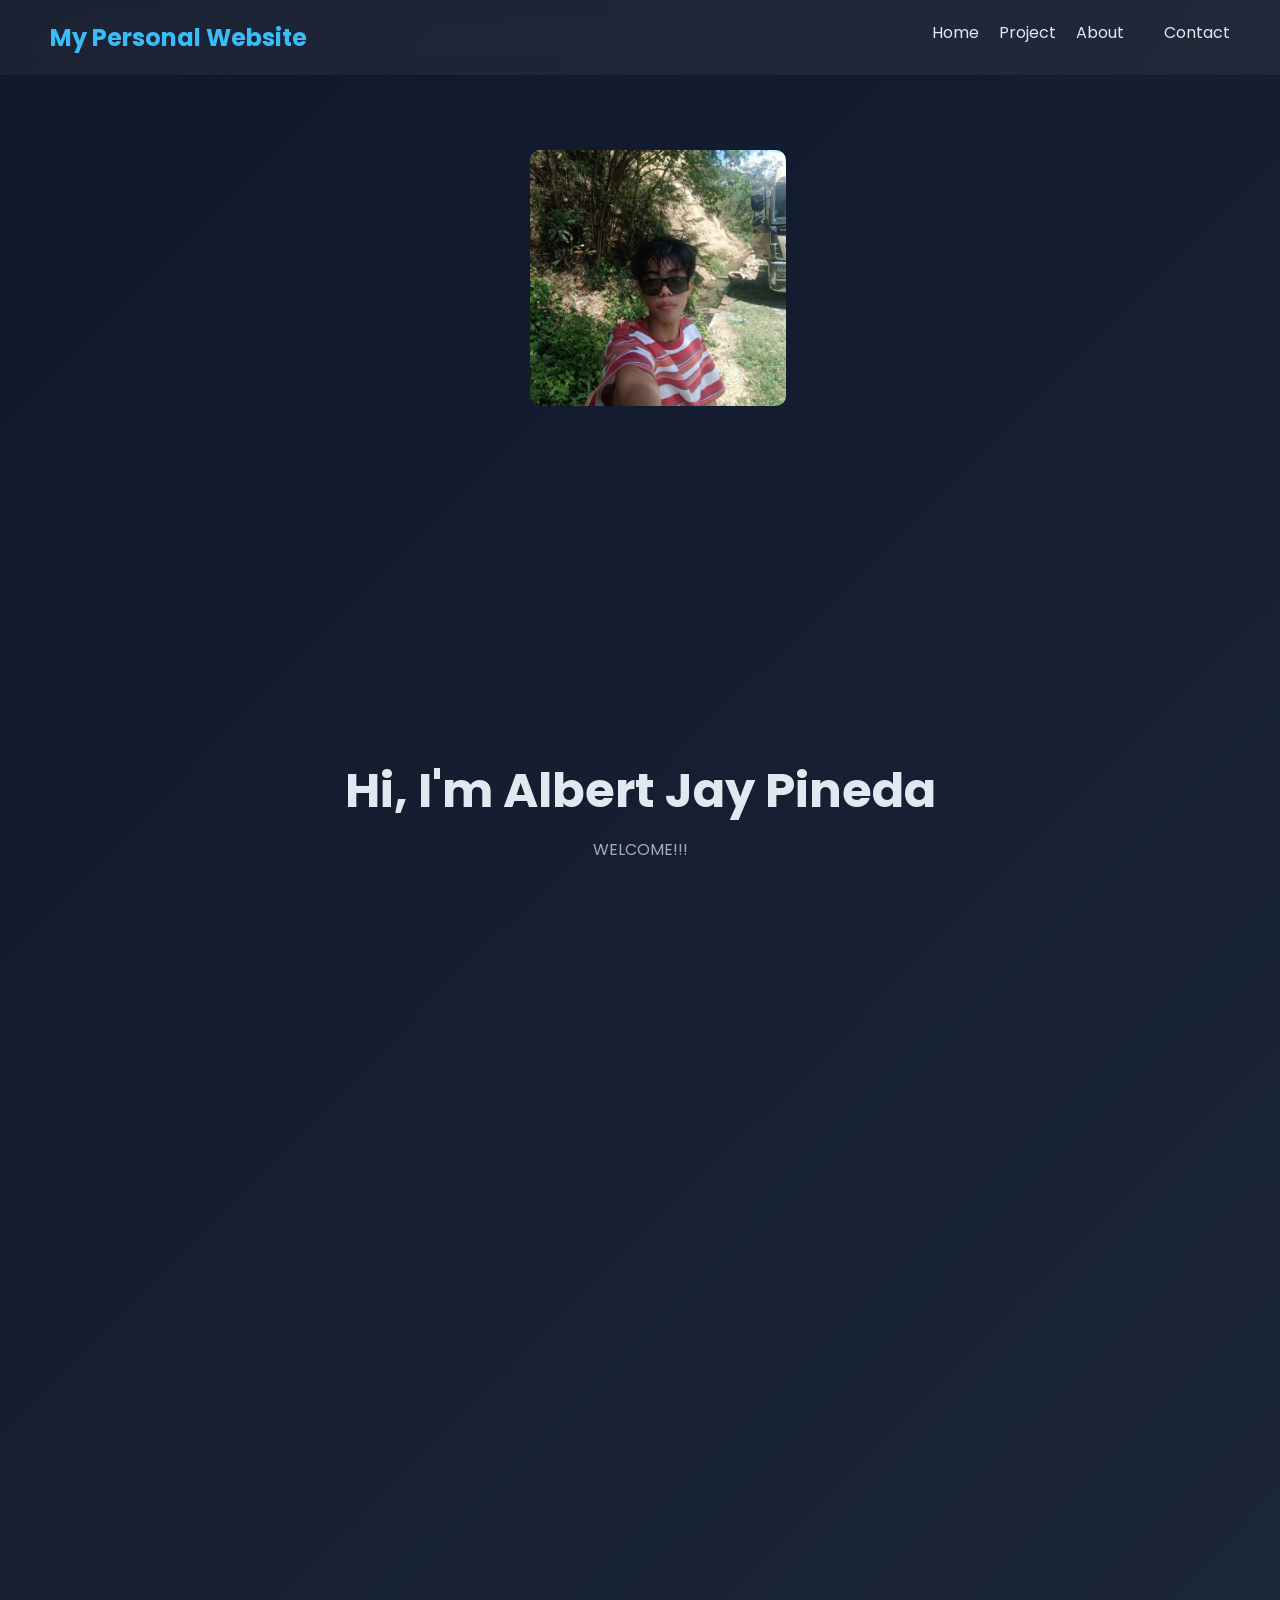
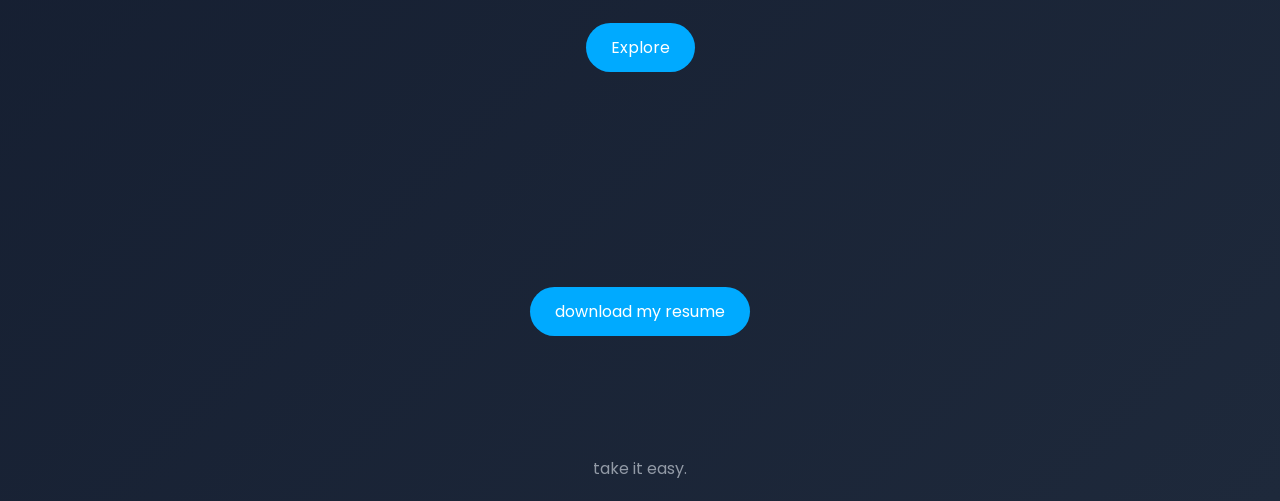
<file: index.html>
<!DOCTYPE html>
<html lang="en">
<head>
    <meta charset="UTF-8">
    <meta name="viewport" content="width=device-width, initial-scale=1.0">
    <title>Aesthetic Website</title>

    <!-- Link CSS -->
    <link rel="stylesheet" href="index.css">

    <!-- Google Font -->
    <link href="https://fonts.googleapis.com/css2?family=Poppins:wght@300;500;700&display=swap" rel="stylesheet">
</head>
<body>

    <nav>
        <h1>My Personal Website</h1>
        <ul>
            <li><a href="index.html">Home</a></li>
            <li><a href="project.html">Project</a></li>
            <li><a href="about.html">About<a></li>
            <li><a href="contact.html">Contact</a></li>
        </ul>
    </nav>

    <div class="center">
    <img src="image/photo_2026-03-27_19-49-17.jpg" alt="profile">
    </div>

    <section class="hero">
        <h2>Hi, I'm Albert Jay Pineda</h2>
        <p>WELCOME!!!</p>
        
    </section>

    


    <div class="buttons-container">
    <button class="bert">Explore</button>
    <a href="c:\Users\pined\Downloads\Pineda Albert Jay B. (2).pdf" download>
    <button class="bert">download my resume</button> 
    </a>

    </div>

    <footer>
        <p>take it easy.</p>
    </footer>

</body>
</html>
</file>
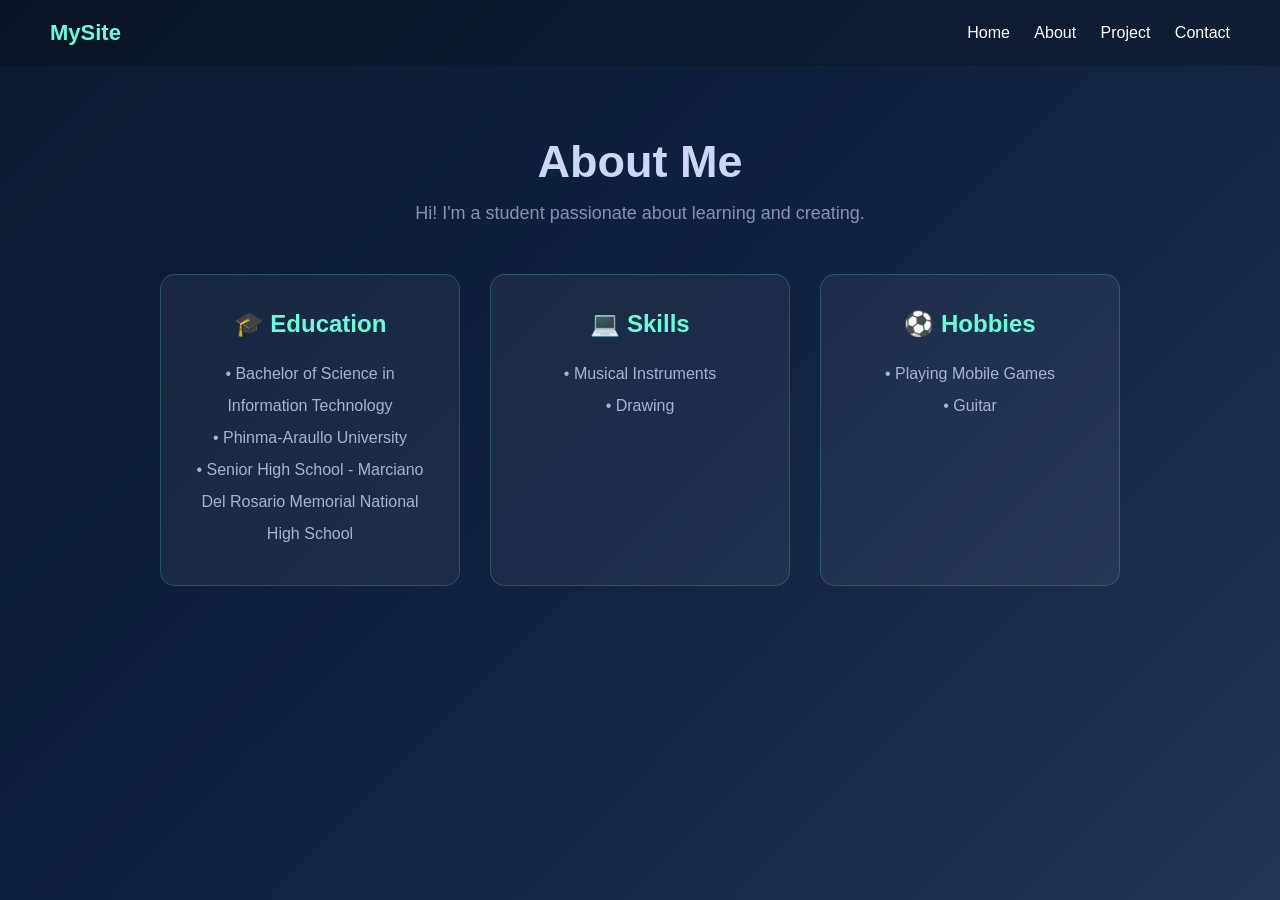
<file: about.html>
<!DOCTYPE html>
<html lang="en">
<head>
    <meta charset="UTF-8">
    <title>About Me</title>
    <link rel="stylesheet" href="about.css">
</head>
<body>
    <nav>
        <div class="logo">MySite</div>
        <div class="nav-links">
            <a href="index.html">Home</a>
            <a href="about.html">About</a>
            <a href="project.html">Project</a>
            <a href="contact.html">Contact</a>
        </div>
    </nav>

    <div class="about-section">
        <h1>About Me</h1>
        <p class="intro">Hi! I'm a student passionate about learning and creating.</p>

        <div class="cards-container">
            
            <div class="card">
                <h3>🎓 Education</h3>
                <p>• Bachelor of Science in Information Technology</p>
                <p>• Phinma-Araullo University</p>
                <p>• Senior High School - Marciano Del Rosario Memorial National High School</p>
            </div>

            <div class="card">
                <h3>💻 Skills</h3>
                <p>• Musical Instruments</p>

                <p>• Drawing</p>
            </div>

            <div class="card">
                <h3>⚽ Hobbies</h3>
                <p>• Playing Mobile Games</p>

                <p>• Guitar</p>
            </div>

        </div>
    </div>
</body>
</html>
</file>
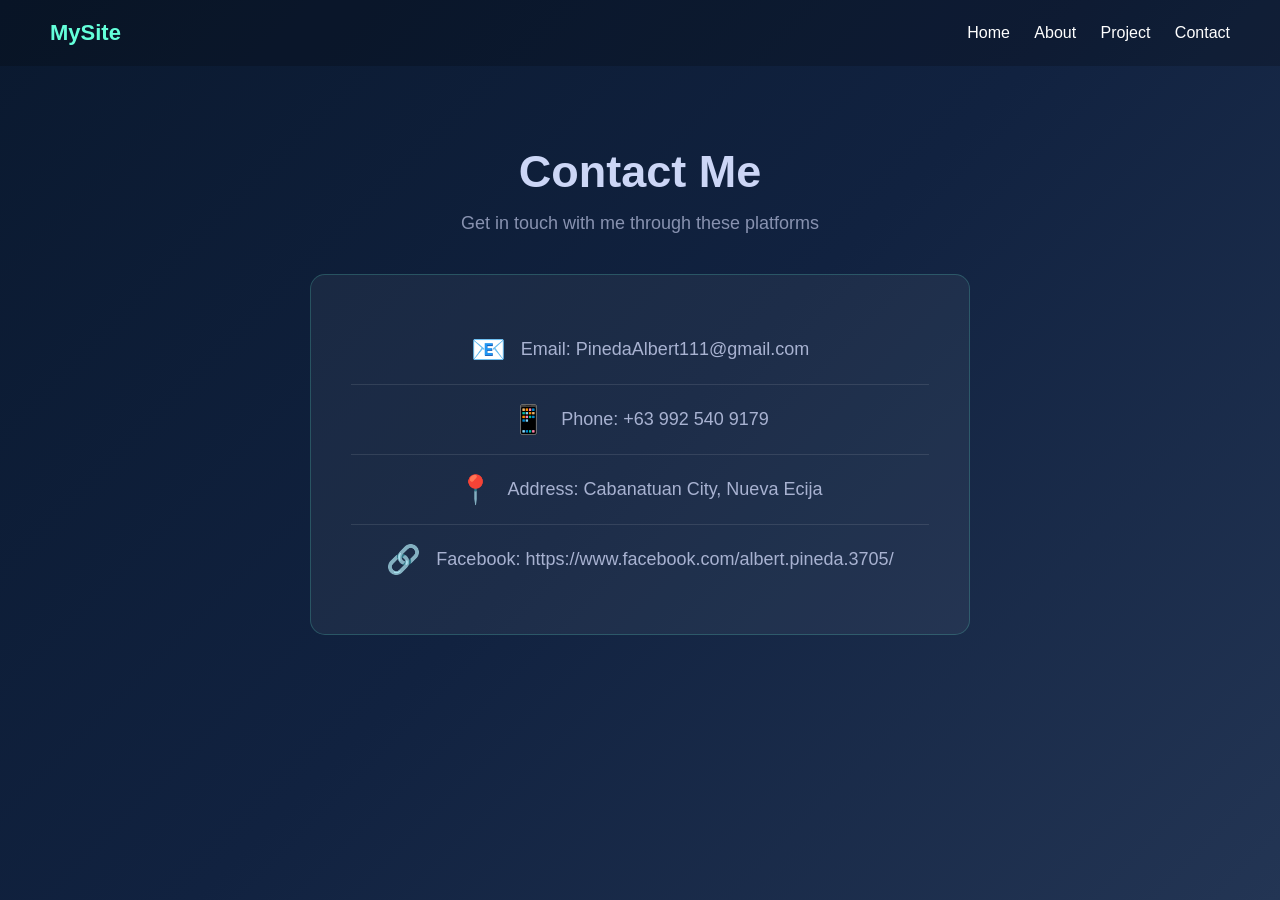
<file: contact.html>
<!DOCTYPE html>
<html lang="en">
<head>
    <meta charset="UTF-8">
    <title>Contact Me</title>
    <link rel="stylesheet" href="contact.css">
</head>
<body>
    <nav>
        <div class="logo">MySite</div>
        <div class="nav-links">
            <a href="index.html">Home</a>
            <a href="about.html">About</a>
            <a href="project.html">Project</a>
            <a href="contact.html">Contact</a>
        </div>
    </nav>

    <div class="contact-section">
        <h1>Contact Me</h1>
        <p class="subtitle">Get in touch with me through these platforms</p>

        <div class="contact-box">
            <div class="contact-item">
                <span class="icon">📧</span>
                <p>Email: PinedaAlbert111@gmail.com</p>
            </div>

            <div class="contact-item">
                <span class="icon">📱</span>
                <p>Phone: +63 992 540 9179</p>
            </div>

            <div class="contact-item">
                <span class="icon">📍</span>
                <p>Address: Cabanatuan City, Nueva Ecija</p>
            </div>

            <div class="contact-item">
                <span class="icon">🔗</span>
                <p>Facebook: https://www.facebook.com/albert.pineda.3705/</p>
            </div>
        </div>
    </div>
</body>
</html>
</file>
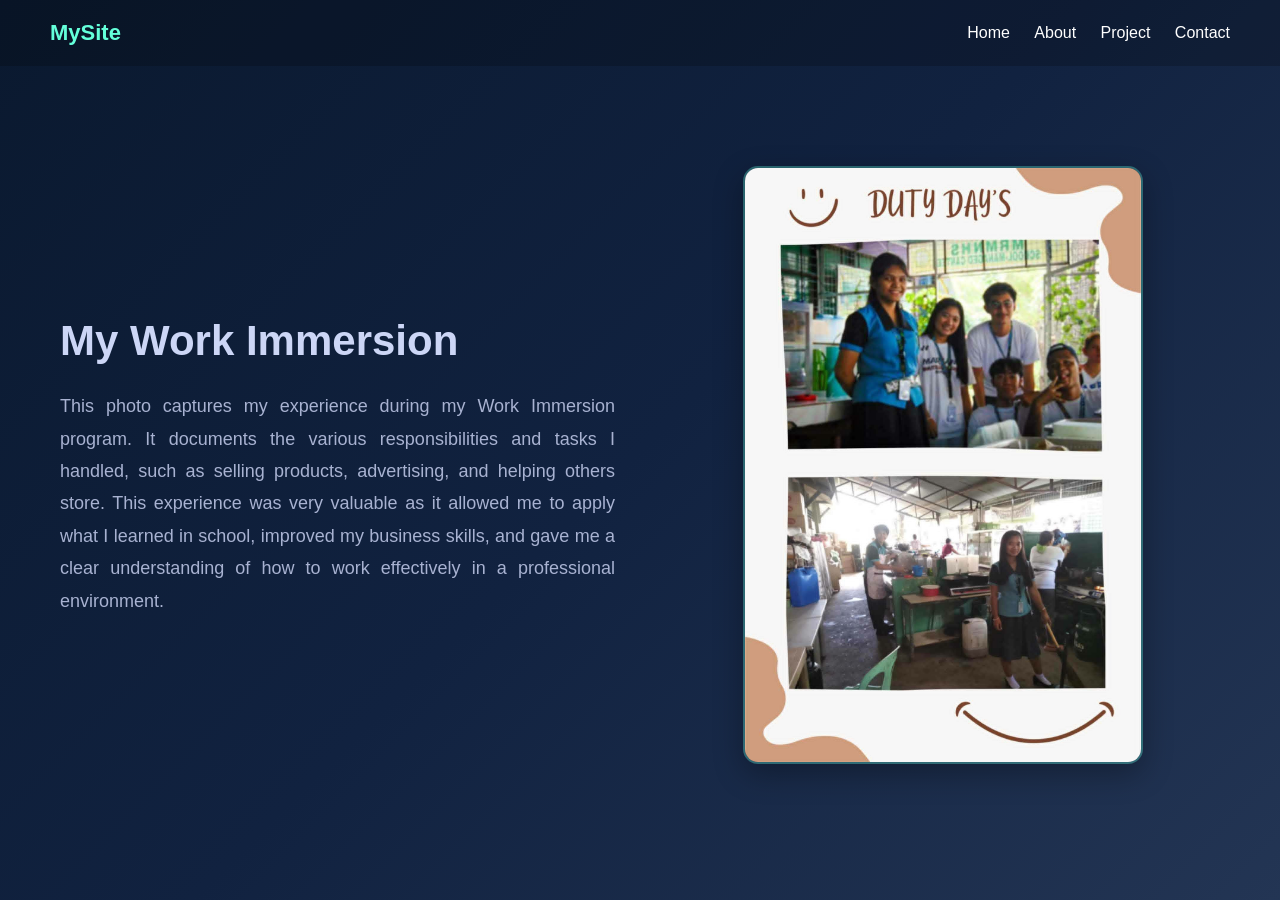
<file: project.html>
<!DOCTYPE html>
<html lang="en">
<head>
    <meta charset="UTF-8">
    <title>My Projects</title>
    <link rel="stylesheet" href="project.css">
</head>
<body>
    <nav>
        <div class="logo">MySite</div>
        <div class="nav-links">
            <a href="index.html">Home</a>
            <a href="about.html">About</a>
            <a href="project.html">Project</a>
            <a href="contact.html">Contact</a>
        </div>
    </nav>

    <div class="project-section">
        <div class="content-wrapper">
            
            <!-- LEFT SIDE: PARAGRAPH -->
            <div class="text-content">
                <h1>My Work Immersion</h1>
                <p>
                    This photo captures my experience during my Work Immersion program. 
                    It documents the various responsibilities and tasks I handled, such as 
                    selling products, advertising, and helping others store. 
                    This experience was very valuable as it allowed me to apply what I learned 
                    in school, improved my business skills, and gave me a clear 
                    understanding of how to work effectively in a professional environment.
                </p>
            </div>

            <!-- RIGHT SIDE: PICTURE -->
            <div class="image-content">
                <img src="image/64560605-7cb7-4f0c-ace1-34f4b34ad048.jpg" alt="Work Immersion Photo">
            </div>

        </div>
    </div>
</body>
</html>
</file>
<file: index.css>
/* RESET */
* {
    margin: 0;
    padding: 0;
    box-sizing: border-box;
    font-family: 'Poppins', sans-serif;
}

/* BODY */
body {
    background: linear-gradient(135deg, #0f172a, #1e293b);
    color: #e2e8f0;
}

/* NAVBAR */
nav {
    display: flex;
    justify-content: space-between;
    padding: 20px 50px;
    background: rgba(255, 255, 255, 0.05);
    backdrop-filter: blur(10px);
}

nav h1 {
    font-weight: 700;
    color: #38bdf8;
}

nav ul {
    display: flex;
    gap: 20px;
    list-style: none;
}

nav ul li a {
    text-decoration: none;
    color: #e2e8f0;
    transition: 0.3s;
}

nav ul li a:hover {
    color: #38bdf8;
}

/* HERO */
.hero {
    height: 90vh;
    display: flex;
    justify-content: center;
    align-items: center;
    text-align: center;
    flex-direction: column;
    margin-bottom: 300px;
}

.hero h2 {
    font-size: 3rem;
    margin-bottom: 10px;
}

.hero p {
    opacity: 0.7;
    margin-bottom: 20px;
}

.buttons-container {
    display: flex;
    flex-direction: column;
    align-items: center;
    gap: 15px;
    margin-top: 20px;
}

.bert {
    background-color: #00aaff; /* Blue color */
    color: white;
    border: none;
    padding: 12px 25px;
    border-radius: 25px; /* Rounded shape */
    font-size: 16px;
    cursor: pointer;
    text-decoration: none;
    transition: 0.3s;
    margin-top: 100px;
    margin-bottom: 100px;
}

.bert:hover {
    background-color: #0088dd; /* Darker blue when hover */
    transform: scale(1.05);
}

/* SECTION */
.section {
    padding: 60px 50px;
    text-align: center;
}

/* CARDS */
.cards {
    display: flex;
    justify-content: center;
    gap: 20px;
    flex-wrap: wrap;
}

.card {
    background: rgba(255,255,255,0.05);
    padding: 20px;
    border-radius: 20px;
    width: 250px;
    backdrop-filter: blur(10px);
    transition: 0.3s;
}

.card:hover {
    transform: translateY(-10px);
}

/* FOOTER */
footer {
    text-align: center;
    padding: 20px;
    opacity: 0.6;
}


div.center{
    width: auto;
}

div.center img{
    width: 20%;
    border-radius: 10px;
    margin-top: 75px;
    margin-left: 530px;
}
</file>
<file: about.css>
* {
    margin: 0;
    padding: 0;
    box-sizing: border-box;
    font-family: 'Segoe UI', sans-serif;
}

body {
    background: linear-gradient(135deg, #0a192f, #112240, #233554);
    color: white;
    min-height: 100vh;
}

/* --- NAVBAR --- */
nav {
    display: flex;
    justify-content: space-between;
    align-items: center;
    padding: 20px 50px;
    background-color: rgba(0, 0, 0, 0.2);
}

.logo {
    font-size: 22px;
    font-weight: bold;
    color: #64ffda;
}

.nav-links a {
    color: white;
    text-decoration: none;
    margin-left: 20px;
    font-size: 16px;
    transition: 0.3s;
}

.nav-links a:hover {
    color: #64ffda;
}

/* --- ABOUT CONTENT --- */
.about-section {
    max-width: 1200px;
    margin: 50px auto;
    padding: 20px;
    text-align: center;
}

.about-section h1 {
    font-size: 45px;
    margin-bottom: 15px;
    color: #ccd6f6;
}

.intro {
    font-size: 18px;
    color: #8892b0;
    margin-bottom: 50px;
}

/* --- CARDS DESIGN --- */
.cards-container {
    display: flex;
    justify-content: center;
    gap: 30px;
    flex-wrap: wrap;
}

.card {
    background: rgba(255, 255, 255, 0.05);
    border: 1px solid rgba(100, 255, 218, 0.2);
    border-radius: 15px;
    padding: 35px 25px;
    width: 300px;
    transition: transform 0.3s ease, box-shadow 0.3s ease;
}

.card:hover {
    transform: translateY(-10px);
    box-shadow: 0 10px 30px rgba(100, 255, 218, 0.1);
    border-color: #64ffda;
}

.card h3 {
    font-size: 24px;
    margin-bottom: 20px;
    color: #64ffda;
}

.card p {
    font-size: 16px;
    line-height: 2;
    color: #a8b2d1;
}
</file>
<file: contact.css>
* {
    margin: 0;
    padding: 0;
    box-sizing: border-box;
    font-family: 'Segoe UI', sans-serif;
}

body {
    background: linear-gradient(135deg, #0a192f, #112240, #233554);
    color: white;
    min-height: 100vh;
}

/* --- NAVBAR --- */
nav {
    display: flex;
    justify-content: space-between;
    align-items: center;
    padding: 20px 50px;
    background-color: rgba(0, 0, 0, 0.2);
}

.logo {
    font-size: 22px;
    font-weight: bold;
    color: #64ffda;
}

.nav-links a {
    color: white;
    text-decoration: none;
    margin-left: 20px;
    font-size: 16px;
    transition: 0.3s;
}

.nav-links a:hover {
    color: #64ffda;
}

/* --- CONTACT CONTENT --- */
.contact-section {
    max-width: 700px;
    margin: 60px auto;
    padding: 20px;
    text-align: center;
}

.contact-section h1 {
    font-size: 45px;
    margin-bottom: 15px;
    color: #ccd6f6;
}

.subtitle {
    font-size: 18px;
    color: #8892b0;
    margin-bottom: 40px;
}

/* --- CONTACT BOX DESIGN --- */
.contact-box {
    background: rgba(255, 255, 255, 0.05);
    border: 1px solid rgba(100, 255, 218, 0.2);
    border-radius: 15px;
    padding: 40px;
}

.contact-item {
    display: flex;
    align-items: center;
    justify-content: center;
    gap: 15px;
    padding: 18px;
    border-bottom: 1px solid rgba(255, 255, 255, 0.1);
    transition: 0.3s;
}

.contact-item:last-child {
    border-bottom: none;
}

.contact-item:hover {
    background: rgba(100, 255, 218, 0.08);
    border-radius: 10px;
}

.icon {
    font-size: 28px;
}

.contact-item p {
    font-size: 18px;
    color: #a8b2d1;
}
</file>
<file: project.css>
* {
    margin: 0;
    padding: 0;
    box-sizing: border-box;
    font-family: 'Segoe UI', sans-serif;
}

body {
    background: linear-gradient(135deg, #0a192f, #112240, #233554);
    color: white;
    min-height: 100vh;
}

/* --- NAVBAR --- */
nav {
    display: flex;
    justify-content: space-between;
    align-items: center;
    padding: 20px 50px;
    background-color: rgba(0, 0, 0, 0.2);
}

.logo {
    font-size: 22px;
    font-weight: bold;
    color: #64ffda;
}

.nav-links a {
    color: white;
    text-decoration: none;
    margin-left: 20px;
    font-size: 16px;
    transition: 0.3s;
}

.nav-links a:hover {
    color: #64ffda;
}

/* --- PROJECT LAYOUT --- */
.project-section {
    max-width: 1200px;
    margin: 80px auto;
    padding: 20px;
}

.content-wrapper {
    display: flex;
    align-items: center;
    justify-content: space-between;
    gap: 50px;
    flex-wrap: wrap;
}

/* --- LEFT SIDE TEXT --- */
.text-content {
    flex: 1;
    min-width: 300px;
}

.text-content h1 {
    font-size: 42px;
    margin-bottom: 25px;
    color: #ccd6f6;
}

.text-content p {
    font-size: 18px;
    line-height: 1.8;
    color: #a8b2d1;
    text-align: justify;
}

/* --- RIGHT SIDE IMAGE --- */
.image-content {
    flex: 1;
    min-width: 300px;
    text-align: center;
}

.image-content img {
    width: 100%;
    max-width: 400px;
    border-radius: 15px;
    border: 2px solid rgba(100, 255, 218, 0.3);
    box-shadow: 0 10px 30px rgba(0, 0, 0, 0.3);
    transition: transform 0.3s ease;
}

.image-content img:hover {
    transform: scale(1.03);
    border-color: #64ffda;
}
</file>
